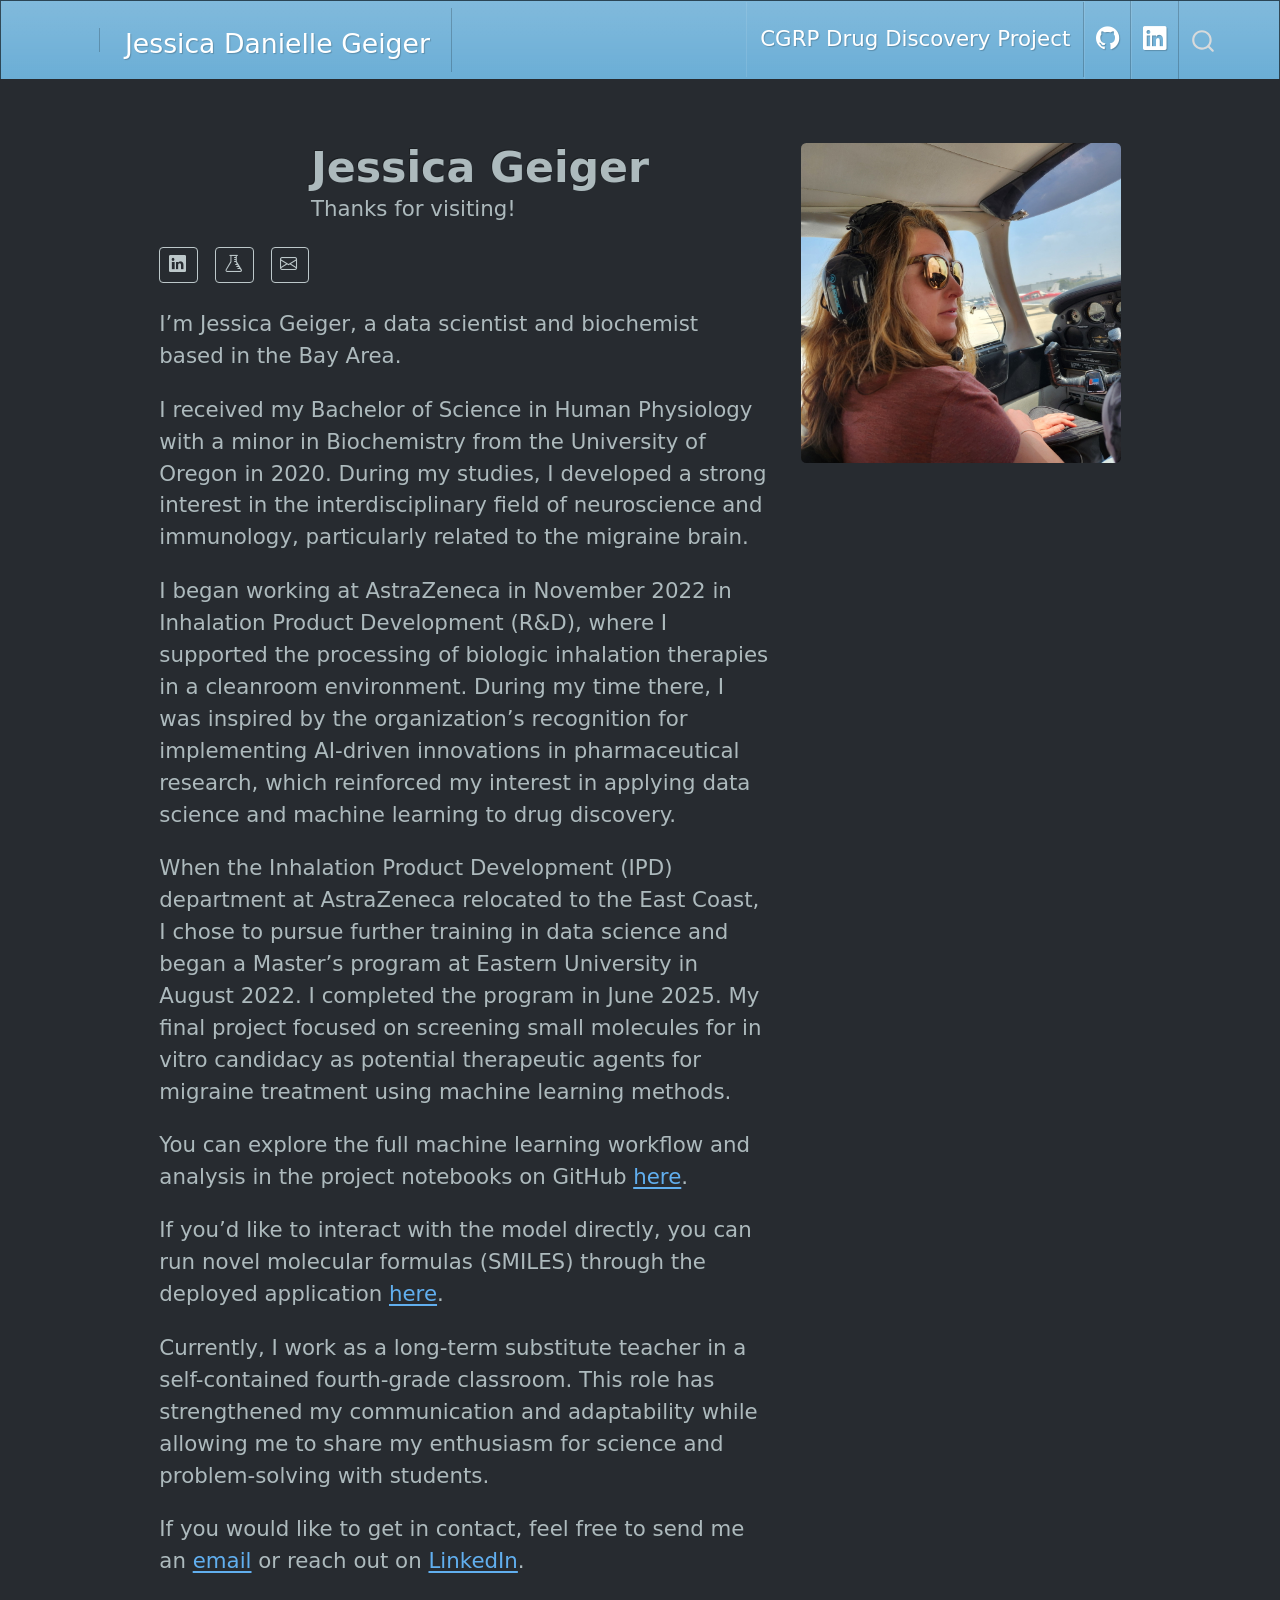
<file: index.html>
<!DOCTYPE html>
<html xmlns="http://www.w3.org/1999/xhtml" lang="en" xml:lang="en"><head>

<meta charset="utf-8">
<meta name="generator" content="quarto-1.8.24">

<meta name="viewport" content="width=device-width, initial-scale=1.0, user-scalable=yes">

<meta name="description" content="Thanks for visiting!">

<title>Jessica Geiger – Jessica Danielle Geiger</title>
<style>
code{white-space: pre-wrap;}
span.smallcaps{font-variant: small-caps;}
div.columns{display: flex; gap: min(4vw, 1.5em);}
div.column{flex: auto; overflow-x: auto;}
div.hanging-indent{margin-left: 1.5em; text-indent: -1.5em;}
ul.task-list{list-style: none;}
ul.task-list li input[type="checkbox"] {
  width: 0.8em;
  margin: 0 0.8em 0.2em -1em; /* quarto-specific, see https://github.com/quarto-dev/quarto-cli/issues/4556 */ 
  vertical-align: middle;
}
</style>


<script src="site_libs/quarto-nav/quarto-nav.js"></script>
<script src="site_libs/quarto-nav/headroom.min.js"></script>
<script src="site_libs/clipboard/clipboard.min.js"></script>
<script src="site_libs/quarto-search/autocomplete.umd.js"></script>
<script src="site_libs/quarto-search/fuse.min.js"></script>
<script src="site_libs/quarto-search/quarto-search.js"></script>
<meta name="quarto:offset" content="./">
<link href="./static/images/favicon.ico" rel="icon">
<script src="site_libs/quarto-html/quarto.js" type="module"></script>
<script src="site_libs/quarto-html/tabsets/tabsets.js" type="module"></script>
<script src="site_libs/quarto-html/axe/axe-check.js" type="module"></script>
<script src="site_libs/quarto-html/popper.min.js"></script>
<script src="site_libs/quarto-html/tippy.umd.min.js"></script>
<link href="site_libs/quarto-html/tippy.css" rel="stylesheet">
<link href="site_libs/quarto-html/quarto-syntax-highlighting-dark-b651517ce65839d647a86e2780455cfb.css" rel="stylesheet" id="quarto-text-highlighting-styles">
<script src="site_libs/bootstrap/bootstrap.min.js"></script>
<link href="site_libs/bootstrap/bootstrap-icons.css" rel="stylesheet">
<link href="site_libs/bootstrap/bootstrap-a2343fbde96896405d8bb853b5bba9a9.min.css" rel="stylesheet" append-hash="true" id="quarto-bootstrap" data-mode="dark">
<script id="quarto-search-options" type="application/json">{
  "location": "navbar",
  "copy-button": false,
  "collapse-after": 3,
  "panel-placement": "end",
  "type": "overlay",
  "limit": 50,
  "keyboard-shortcut": [
    "f",
    "/",
    "s"
  ],
  "show-item-context": false,
  "language": {
    "search-no-results-text": "No results",
    "search-matching-documents-text": "matching documents",
    "search-copy-link-title": "Copy link to search",
    "search-hide-matches-text": "Hide additional matches",
    "search-more-match-text": "more match in this document",
    "search-more-matches-text": "more matches in this document",
    "search-clear-button-title": "Clear",
    "search-text-placeholder": "",
    "search-detached-cancel-button-title": "Cancel",
    "search-submit-button-title": "Submit",
    "search-label": "Search"
  }
}</script>


</head>

<body class="nav-fixed fullcontent quarto-light">

<div id="quarto-search-results"></div>
  <header id="quarto-header" class="headroom fixed-top">
    <nav class="navbar navbar-expand-lg " data-bs-theme="dark">
      <div class="navbar-container container-fluid">
      <div class="navbar-brand-container mx-auto">
    <a href="./index.html" class="navbar-brand navbar-brand-logo">
    </a>
    <a class="navbar-brand" href="./index.html">
    <span class="navbar-title">Jessica Danielle Geiger</span>
    </a>
  </div>
            <div id="quarto-search" class="" title="Search"></div>
          <button class="navbar-toggler" type="button" data-bs-toggle="collapse" data-bs-target="#navbarCollapse" aria-controls="navbarCollapse" role="menu" aria-expanded="false" aria-label="Toggle navigation" onclick="if (window.quartoToggleHeadroom) { window.quartoToggleHeadroom(); }">
  <span class="navbar-toggler-icon"></span>
</button>
          <div class="collapse navbar-collapse" id="navbarCollapse">
            <ul class="navbar-nav navbar-nav-scroll ms-auto">
  <li class="nav-item">
    <a class="nav-link" href="./cgrp_project.html"> 
<span class="menu-text">CGRP Drug Discovery Project</span></a>
  </li>  
  <li class="nav-item compact">
    <a class="nav-link" href="https://github.com/danigeiger"> <i class="bi bi-github" role="img">
</i> 
<span class="menu-text"></span></a>
  </li>  
  <li class="nav-item compact">
    <a class="nav-link" href="https://www.linkedin.com/in/jessica-geiger-661bb2271/"> <i class="bi bi-linkedin" role="img">
</i> 
<span class="menu-text"></span></a>
  </li>  
</ul>
          </div> <!-- /navcollapse -->
            <div class="quarto-navbar-tools">
</div>
      </div> <!-- /container-fluid -->
    </nav>
</header>
<!-- content -->
<div id="quarto-content" class="quarto-container page-columns page-rows-contents page-layout-article page-navbar">
<!-- sidebar -->
<!-- margin-sidebar -->
    
<!-- main -->
<div class="quarto-about-solana column-body">
  <div class="about-entity">
    <div class="entity-contents">
      <header id="title-block-header" class="quarto-title-block default">
<div class="quarto-title">
<h1 class="title">Jessica Geiger</h1>
</div>
<div>
  <div class="description">
    Thanks for visiting!
  </div>
</div>
<div class="quarto-title-meta">
  </div>
</header> <div class="about-links">
  <a href="https://www.linkedin.com/in/jessica-geiger-661bb2271/" class="about-link" rel="" target="">
    <i class="bi bi-linkedin"></i>
     <span class="about-link-text"></span>
  </a>
  <a href="https://github.com/danigeiger/CGRP_project" class="about-link" rel="" target="">
    <i class="bi bi-flask"></i>
     <span class="about-link-text"></span>
  </a>
  <a href="mailto:daniellegeiger99@gmail.com" class="about-link" rel="" target="">
    <i class="bi bi-envelope"></i>
     <span class="about-link-text"></span>
  </a>
</div>
      <div class="about-contents"><main class="content" id="quarto-document-content">
<p>I’m Jessica Geiger, a data scientist and biochemist based in the Bay Area.</p>
<p>I received my Bachelor of Science in Human Physiology with a minor in Biochemistry from the University of Oregon in 2020. During my studies, I developed a strong interest in the interdisciplinary field of neuroscience and immunology, particularly related to the migraine brain.</p>
<p>I began working at AstraZeneca in November 2022 in Inhalation Product Development (R&amp;D), where I supported the processing of biologic inhalation therapies in a cleanroom environment. During my time there, I was inspired by the organization’s recognition for implementing AI-driven innovations in pharmaceutical research, which reinforced my interest in applying data science and machine learning to drug discovery.</p>
<p>When the Inhalation Product Development (IPD) department at AstraZeneca relocated to the East Coast, I chose to pursue further training in data science and began a Master’s program at Eastern University in August 2022. I completed the program in June 2025. My final project focused on screening small molecules for in vitro candidacy as potential therapeutic agents for migraine treatment using machine learning methods.</p>
<p>You can explore the full machine learning workflow and analysis in the project notebooks on GitHub <a href="https://github.com/danigeiger/CGRP_project/tree/main/notebooks">here</a>.</p>
<p>If you’d like to interact with the model directly, you can run novel molecular formulas (SMILES) through the deployed application <a href="https://cgrp-ic50-predictor.streamlit.app">here</a>.</p>
<p>Currently, I work as a long-term substitute teacher in a self-contained fourth-grade classroom. This role has strengthened my communication and adaptability while allowing me to share my enthusiasm for science and problem-solving with students.</p>
<p>If you would like to get in contact, feel free to send me an <a href="mailto:daniellegeiger99@gmail.com">email</a> or reach out on <a href="https://www.linkedin.com/in/jessica-geiger-661bb2271/">LinkedIn</a>.</p>


</main></div>
    </div>
    <img src="static/images/profile_pic_piper.jpeg" class="about-image
  rounded " style="width: 15em;">
  </div>
</div>
 <!-- /main -->
<script id="quarto-html-after-body" type="application/javascript">
  window.document.addEventListener("DOMContentLoaded", function (event) {
    const isCodeAnnotation = (el) => {
      for (const clz of el.classList) {
        if (clz.startsWith('code-annotation-')) {                     
          return true;
        }
      }
      return false;
    }
    const onCopySuccess = function(e) {
      // button target
      const button = e.trigger;
      // don't keep focus
      button.blur();
      // flash "checked"
      button.classList.add('code-copy-button-checked');
      var currentTitle = button.getAttribute("title");
      button.setAttribute("title", "Copied!");
      let tooltip;
      if (window.bootstrap) {
        button.setAttribute("data-bs-toggle", "tooltip");
        button.setAttribute("data-bs-placement", "left");
        button.setAttribute("data-bs-title", "Copied!");
        tooltip = new bootstrap.Tooltip(button, 
          { trigger: "manual", 
            customClass: "code-copy-button-tooltip",
            offset: [0, -8]});
        tooltip.show();    
      }
      setTimeout(function() {
        if (tooltip) {
          tooltip.hide();
          button.removeAttribute("data-bs-title");
          button.removeAttribute("data-bs-toggle");
          button.removeAttribute("data-bs-placement");
        }
        button.setAttribute("title", currentTitle);
        button.classList.remove('code-copy-button-checked');
      }, 1000);
      // clear code selection
      e.clearSelection();
    }
    const getTextToCopy = function(trigger) {
      const outerScaffold = trigger.parentElement.cloneNode(true);
      const codeEl = outerScaffold.querySelector('code');
      for (const childEl of codeEl.children) {
        if (isCodeAnnotation(childEl)) {
          childEl.remove();
        }
      }
      return codeEl.innerText;
    }
    const clipboard = new window.ClipboardJS('.code-copy-button:not([data-in-quarto-modal])', {
      text: getTextToCopy
    });
    clipboard.on('success', onCopySuccess);
    if (window.document.getElementById('quarto-embedded-source-code-modal')) {
      const clipboardModal = new window.ClipboardJS('.code-copy-button[data-in-quarto-modal]', {
        text: getTextToCopy,
        container: window.document.getElementById('quarto-embedded-source-code-modal')
      });
      clipboardModal.on('success', onCopySuccess);
    }
      var localhostRegex = new RegExp(/^(?:http|https):\/\/localhost\:?[0-9]*\//);
      var mailtoRegex = new RegExp(/^mailto:/);
        var filterRegex = new RegExp("https:\/\/danigeiger\.github\.io");
      var isInternal = (href) => {
          return filterRegex.test(href) || localhostRegex.test(href) || mailtoRegex.test(href);
      }
      // Inspect non-navigation links and adorn them if external
     var links = window.document.querySelectorAll('a[href]:not(.nav-link):not(.navbar-brand):not(.toc-action):not(.sidebar-link):not(.sidebar-item-toggle):not(.pagination-link):not(.no-external):not([aria-hidden]):not(.dropdown-item):not(.quarto-navigation-tool):not(.about-link)');
      for (var i=0; i<links.length; i++) {
        const link = links[i];
        if (!isInternal(link.href)) {
          // undo the damage that might have been done by quarto-nav.js in the case of
          // links that we want to consider external
          if (link.dataset.originalHref !== undefined) {
            link.href = link.dataset.originalHref;
          }
        }
      }
    function tippyHover(el, contentFn, onTriggerFn, onUntriggerFn) {
      const config = {
        allowHTML: true,
        maxWidth: 500,
        delay: 100,
        arrow: false,
        appendTo: function(el) {
            return el.parentElement;
        },
        interactive: true,
        interactiveBorder: 10,
        theme: 'quarto',
        placement: 'bottom-start',
      };
      if (contentFn) {
        config.content = contentFn;
      }
      if (onTriggerFn) {
        config.onTrigger = onTriggerFn;
      }
      if (onUntriggerFn) {
        config.onUntrigger = onUntriggerFn;
      }
      window.tippy(el, config); 
    }
    const noterefs = window.document.querySelectorAll('a[role="doc-noteref"]');
    for (var i=0; i<noterefs.length; i++) {
      const ref = noterefs[i];
      tippyHover(ref, function() {
        // use id or data attribute instead here
        let href = ref.getAttribute('data-footnote-href') || ref.getAttribute('href');
        try { href = new URL(href).hash; } catch {}
        const id = href.replace(/^#\/?/, "");
        const note = window.document.getElementById(id);
        if (note) {
          return note.innerHTML;
        } else {
          return "";
        }
      });
    }
    const xrefs = window.document.querySelectorAll('a.quarto-xref');
    const processXRef = (id, note) => {
      // Strip column container classes
      const stripColumnClz = (el) => {
        el.classList.remove("page-full", "page-columns");
        if (el.children) {
          for (const child of el.children) {
            stripColumnClz(child);
          }
        }
      }
      stripColumnClz(note)
      if (id === null || id.startsWith('sec-')) {
        // Special case sections, only their first couple elements
        const container = document.createElement("div");
        if (note.children && note.children.length > 2) {
          container.appendChild(note.children[0].cloneNode(true));
          for (let i = 1; i < note.children.length; i++) {
            const child = note.children[i];
            if (child.tagName === "P" && child.innerText === "") {
              continue;
            } else {
              container.appendChild(child.cloneNode(true));
              break;
            }
          }
          if (window.Quarto?.typesetMath) {
            window.Quarto.typesetMath(container);
          }
          return container.innerHTML
        } else {
          if (window.Quarto?.typesetMath) {
            window.Quarto.typesetMath(note);
          }
          return note.innerHTML;
        }
      } else {
        // Remove any anchor links if they are present
        const anchorLink = note.querySelector('a.anchorjs-link');
        if (anchorLink) {
          anchorLink.remove();
        }
        if (window.Quarto?.typesetMath) {
          window.Quarto.typesetMath(note);
        }
        if (note.classList.contains("callout")) {
          return note.outerHTML;
        } else {
          return note.innerHTML;
        }
      }
    }
    for (var i=0; i<xrefs.length; i++) {
      const xref = xrefs[i];
      tippyHover(xref, undefined, function(instance) {
        instance.disable();
        let url = xref.getAttribute('href');
        let hash = undefined; 
        if (url.startsWith('#')) {
          hash = url;
        } else {
          try { hash = new URL(url).hash; } catch {}
        }
        if (hash) {
          const id = hash.replace(/^#\/?/, "");
          const note = window.document.getElementById(id);
          if (note !== null) {
            try {
              const html = processXRef(id, note.cloneNode(true));
              instance.setContent(html);
            } finally {
              instance.enable();
              instance.show();
            }
          } else {
            // See if we can fetch this
            fetch(url.split('#')[0])
            .then(res => res.text())
            .then(html => {
              const parser = new DOMParser();
              const htmlDoc = parser.parseFromString(html, "text/html");
              const note = htmlDoc.getElementById(id);
              if (note !== null) {
                const html = processXRef(id, note);
                instance.setContent(html);
              } 
            }).finally(() => {
              instance.enable();
              instance.show();
            });
          }
        } else {
          // See if we can fetch a full url (with no hash to target)
          // This is a special case and we should probably do some content thinning / targeting
          fetch(url)
          .then(res => res.text())
          .then(html => {
            const parser = new DOMParser();
            const htmlDoc = parser.parseFromString(html, "text/html");
            const note = htmlDoc.querySelector('main.content');
            if (note !== null) {
              // This should only happen for chapter cross references
              // (since there is no id in the URL)
              // remove the first header
              if (note.children.length > 0 && note.children[0].tagName === "HEADER") {
                note.children[0].remove();
              }
              const html = processXRef(null, note);
              instance.setContent(html);
            } 
          }).finally(() => {
            instance.enable();
            instance.show();
          });
        }
      }, function(instance) {
      });
    }
        let selectedAnnoteEl;
        const selectorForAnnotation = ( cell, annotation) => {
          let cellAttr = 'data-code-cell="' + cell + '"';
          let lineAttr = 'data-code-annotation="' +  annotation + '"';
          const selector = 'span[' + cellAttr + '][' + lineAttr + ']';
          return selector;
        }
        const selectCodeLines = (annoteEl) => {
          const doc = window.document;
          const targetCell = annoteEl.getAttribute("data-target-cell");
          const targetAnnotation = annoteEl.getAttribute("data-target-annotation");
          const annoteSpan = window.document.querySelector(selectorForAnnotation(targetCell, targetAnnotation));
          const lines = annoteSpan.getAttribute("data-code-lines").split(",");
          const lineIds = lines.map((line) => {
            return targetCell + "-" + line;
          })
          let top = null;
          let height = null;
          let parent = null;
          if (lineIds.length > 0) {
              //compute the position of the single el (top and bottom and make a div)
              const el = window.document.getElementById(lineIds[0]);
              top = el.offsetTop;
              height = el.offsetHeight;
              parent = el.parentElement.parentElement;
            if (lineIds.length > 1) {
              const lastEl = window.document.getElementById(lineIds[lineIds.length - 1]);
              const bottom = lastEl.offsetTop + lastEl.offsetHeight;
              height = bottom - top;
            }
            if (top !== null && height !== null && parent !== null) {
              // cook up a div (if necessary) and position it 
              let div = window.document.getElementById("code-annotation-line-highlight");
              if (div === null) {
                div = window.document.createElement("div");
                div.setAttribute("id", "code-annotation-line-highlight");
                div.style.position = 'absolute';
                parent.appendChild(div);
              }
              div.style.top = top - 2 + "px";
              div.style.height = height + 4 + "px";
              div.style.left = 0;
              let gutterDiv = window.document.getElementById("code-annotation-line-highlight-gutter");
              if (gutterDiv === null) {
                gutterDiv = window.document.createElement("div");
                gutterDiv.setAttribute("id", "code-annotation-line-highlight-gutter");
                gutterDiv.style.position = 'absolute';
                const codeCell = window.document.getElementById(targetCell);
                const gutter = codeCell.querySelector('.code-annotation-gutter');
                gutter.appendChild(gutterDiv);
              }
              gutterDiv.style.top = top - 2 + "px";
              gutterDiv.style.height = height + 4 + "px";
            }
            selectedAnnoteEl = annoteEl;
          }
        };
        const unselectCodeLines = () => {
          const elementsIds = ["code-annotation-line-highlight", "code-annotation-line-highlight-gutter"];
          elementsIds.forEach((elId) => {
            const div = window.document.getElementById(elId);
            if (div) {
              div.remove();
            }
          });
          selectedAnnoteEl = undefined;
        };
          // Handle positioning of the toggle
      window.addEventListener(
        "resize",
        throttle(() => {
          elRect = undefined;
          if (selectedAnnoteEl) {
            selectCodeLines(selectedAnnoteEl);
          }
        }, 10)
      );
      function throttle(fn, ms) {
      let throttle = false;
      let timer;
        return (...args) => {
          if(!throttle) { // first call gets through
              fn.apply(this, args);
              throttle = true;
          } else { // all the others get throttled
              if(timer) clearTimeout(timer); // cancel #2
              timer = setTimeout(() => {
                fn.apply(this, args);
                timer = throttle = false;
              }, ms);
          }
        };
      }
        // Attach click handler to the DT
        const annoteDls = window.document.querySelectorAll('dt[data-target-cell]');
        for (const annoteDlNode of annoteDls) {
          annoteDlNode.addEventListener('click', (event) => {
            const clickedEl = event.target;
            if (clickedEl !== selectedAnnoteEl) {
              unselectCodeLines();
              const activeEl = window.document.querySelector('dt[data-target-cell].code-annotation-active');
              if (activeEl) {
                activeEl.classList.remove('code-annotation-active');
              }
              selectCodeLines(clickedEl);
              clickedEl.classList.add('code-annotation-active');
            } else {
              // Unselect the line
              unselectCodeLines();
              clickedEl.classList.remove('code-annotation-active');
            }
          });
        }
    const findCites = (el) => {
      const parentEl = el.parentElement;
      if (parentEl) {
        const cites = parentEl.dataset.cites;
        if (cites) {
          return {
            el,
            cites: cites.split(' ')
          };
        } else {
          return findCites(el.parentElement)
        }
      } else {
        return undefined;
      }
    };
    var bibliorefs = window.document.querySelectorAll('a[role="doc-biblioref"]');
    for (var i=0; i<bibliorefs.length; i++) {
      const ref = bibliorefs[i];
      const citeInfo = findCites(ref);
      if (citeInfo) {
        tippyHover(citeInfo.el, function() {
          var popup = window.document.createElement('div');
          citeInfo.cites.forEach(function(cite) {
            var citeDiv = window.document.createElement('div');
            citeDiv.classList.add('hanging-indent');
            citeDiv.classList.add('csl-entry');
            var biblioDiv = window.document.getElementById('ref-' + cite);
            if (biblioDiv) {
              citeDiv.innerHTML = biblioDiv.innerHTML;
            }
            popup.appendChild(citeDiv);
          });
          return popup.innerHTML;
        });
      }
    }
  });
  </script>
</div> <!-- /content -->




</body></html>
</file>
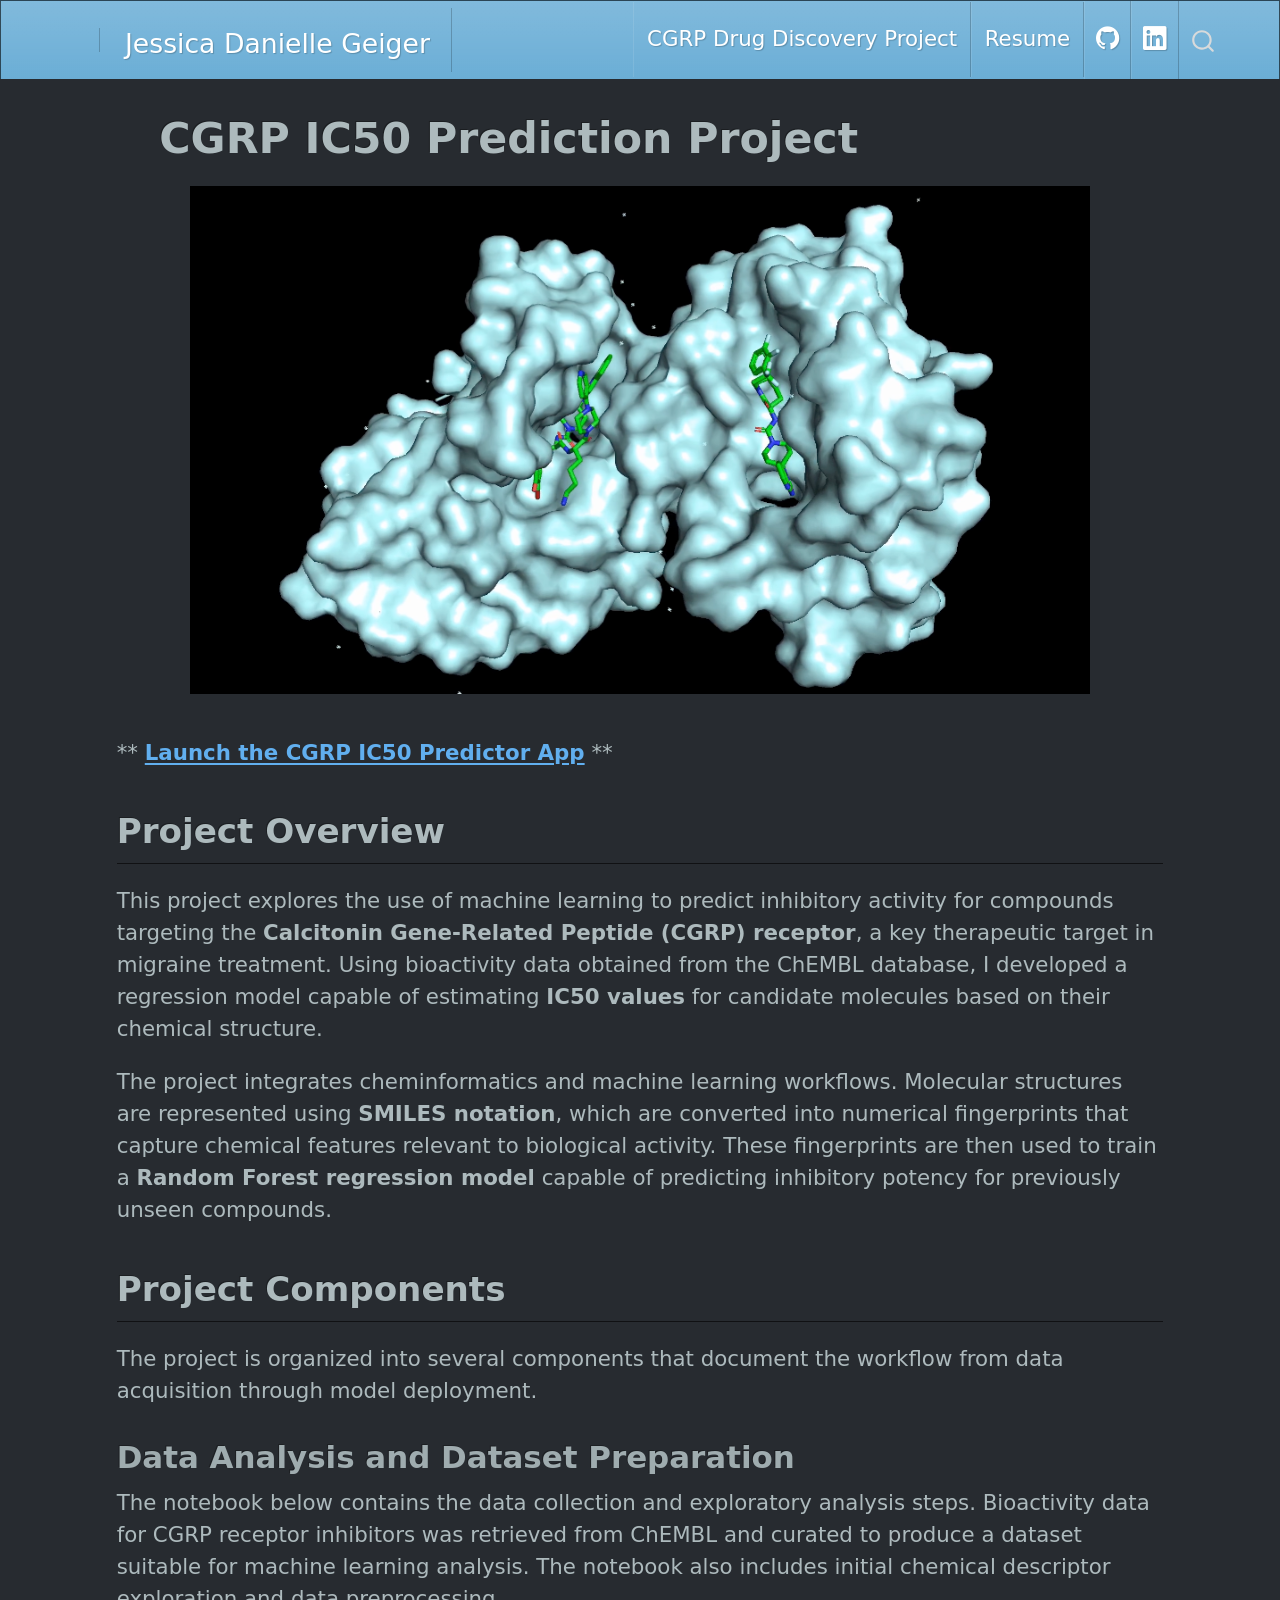
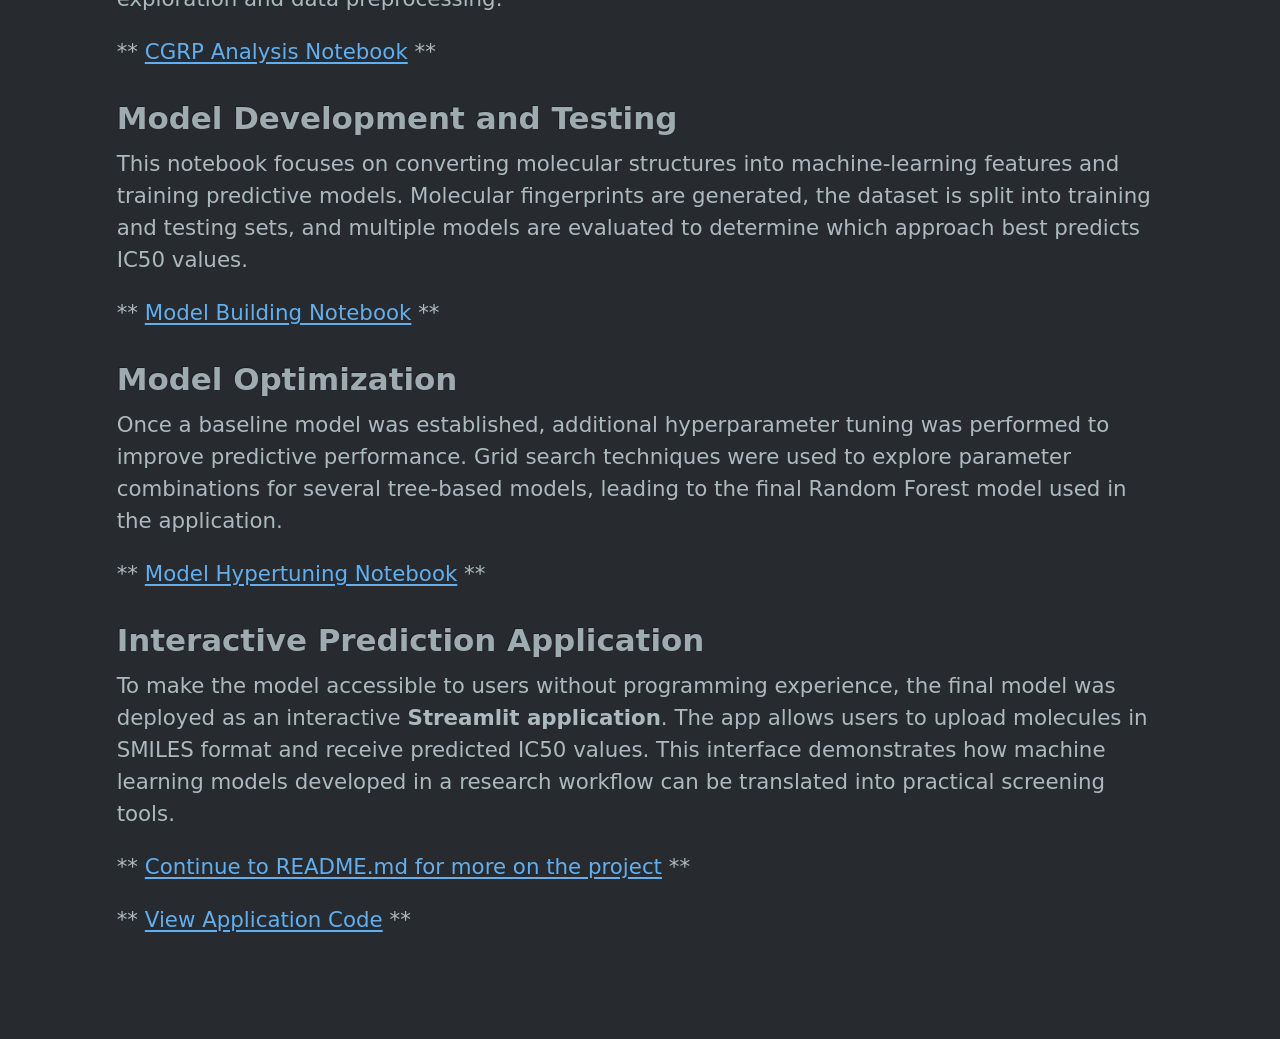
<file: cgrp_project.html>
<!DOCTYPE html>
<html xmlns="http://www.w3.org/1999/xhtml" lang="en" xml:lang="en"><head>

<meta charset="utf-8">
<meta name="generator" content="quarto-1.8.24">

<meta name="viewport" content="width=device-width, initial-scale=1.0, user-scalable=yes">


<title>CGRP IC50 Prediction Project – Jessica Danielle Geiger</title>
<style>
code{white-space: pre-wrap;}
span.smallcaps{font-variant: small-caps;}
div.columns{display: flex; gap: min(4vw, 1.5em);}
div.column{flex: auto; overflow-x: auto;}
div.hanging-indent{margin-left: 1.5em; text-indent: -1.5em;}
ul.task-list{list-style: none;}
ul.task-list li input[type="checkbox"] {
  width: 0.8em;
  margin: 0 0.8em 0.2em -1em; /* quarto-specific, see https://github.com/quarto-dev/quarto-cli/issues/4556 */ 
  vertical-align: middle;
}
</style>


<script src="site_libs/quarto-nav/quarto-nav.js"></script>
<script src="site_libs/quarto-nav/headroom.min.js"></script>
<script src="site_libs/clipboard/clipboard.min.js"></script>
<script src="site_libs/quarto-search/autocomplete.umd.js"></script>
<script src="site_libs/quarto-search/fuse.min.js"></script>
<script src="site_libs/quarto-search/quarto-search.js"></script>
<meta name="quarto:offset" content="./">
<link href="./static/images/favicon.ico" rel="icon">
<script src="site_libs/quarto-html/quarto.js" type="module"></script>
<script src="site_libs/quarto-html/tabsets/tabsets.js" type="module"></script>
<script src="site_libs/quarto-html/axe/axe-check.js" type="module"></script>
<script src="site_libs/quarto-html/popper.min.js"></script>
<script src="site_libs/quarto-html/tippy.umd.min.js"></script>
<script src="site_libs/quarto-html/anchor.min.js"></script>
<link href="site_libs/quarto-html/tippy.css" rel="stylesheet">
<link href="site_libs/quarto-html/quarto-syntax-highlighting-dark-b651517ce65839d647a86e2780455cfb.css" rel="stylesheet" id="quarto-text-highlighting-styles">
<script src="site_libs/bootstrap/bootstrap.min.js"></script>
<link href="site_libs/bootstrap/bootstrap-icons.css" rel="stylesheet">
<link href="site_libs/bootstrap/bootstrap-a2343fbde96896405d8bb853b5bba9a9.min.css" rel="stylesheet" append-hash="true" id="quarto-bootstrap" data-mode="dark">
<script id="quarto-search-options" type="application/json">{
  "location": "navbar",
  "copy-button": false,
  "collapse-after": 3,
  "panel-placement": "end",
  "type": "overlay",
  "limit": 50,
  "keyboard-shortcut": [
    "f",
    "/",
    "s"
  ],
  "show-item-context": false,
  "language": {
    "search-no-results-text": "No results",
    "search-matching-documents-text": "matching documents",
    "search-copy-link-title": "Copy link to search",
    "search-hide-matches-text": "Hide additional matches",
    "search-more-match-text": "more match in this document",
    "search-more-matches-text": "more matches in this document",
    "search-clear-button-title": "Clear",
    "search-text-placeholder": "",
    "search-detached-cancel-button-title": "Cancel",
    "search-submit-button-title": "Submit",
    "search-label": "Search"
  }
}</script>


</head>

<body class="nav-fixed fullcontent quarto-light">

<div id="quarto-search-results"></div>
  <header id="quarto-header" class="headroom fixed-top">
    <nav class="navbar navbar-expand-lg " data-bs-theme="dark">
      <div class="navbar-container container-fluid">
      <div class="navbar-brand-container mx-auto">
    <a href="./index.html" class="navbar-brand navbar-brand-logo">
    </a>
    <a class="navbar-brand" href="./index.html">
    <span class="navbar-title">Jessica Danielle Geiger</span>
    </a>
  </div>
            <div id="quarto-search" class="" title="Search"></div>
          <button class="navbar-toggler" type="button" data-bs-toggle="collapse" data-bs-target="#navbarCollapse" aria-controls="navbarCollapse" role="menu" aria-expanded="false" aria-label="Toggle navigation" onclick="if (window.quartoToggleHeadroom) { window.quartoToggleHeadroom(); }">
  <span class="navbar-toggler-icon"></span>
</button>
          <div class="collapse navbar-collapse" id="navbarCollapse">
            <ul class="navbar-nav navbar-nav-scroll ms-auto">
  <li class="nav-item">
    <a class="nav-link active" href="./cgrp_project.html" aria-current="page"> 
<span class="menu-text">CGRP Drug Discovery Project</span></a>
  </li>  
  <li class="nav-item">
    <a class="nav-link" href="./resume.html"> 
<span class="menu-text">Resume</span></a>
  </li>  
  <li class="nav-item compact">
    <a class="nav-link" href="https://github.com/danigeiger"> <i class="bi bi-github" role="img">
</i> 
<span class="menu-text"></span></a>
  </li>  
  <li class="nav-item compact">
    <a class="nav-link" href="https://www.linkedin.com/in/jessica-d-geiger"> <i class="bi bi-linkedin" role="img">
</i> 
<span class="menu-text"></span></a>
  </li>  
</ul>
          </div> <!-- /navcollapse -->
            <div class="quarto-navbar-tools">
</div>
      </div> <!-- /container-fluid -->
    </nav>
</header>
<!-- content -->
<div id="quarto-content" class="quarto-container page-columns page-rows-contents page-layout-article page-navbar">
<!-- sidebar -->
<!-- margin-sidebar -->
    
<!-- main -->
<main class="content" id="quarto-document-content">

<header id="title-block-header" class="quarto-title-block default">
<div class="quarto-title">
<h1 class="title">CGRP IC50 Prediction Project</h1>
</div>



<div class="quarto-title-meta">

    
  
    
  </div>
  


</header>


<div class="quarto-figure quarto-figure-center">
<figure class="figure">
<p><img src="static/images/cgrp_gepants.png" class="img-fluid quarto-figure quarto-figure-center figure-img" width="900"></p>
</figure>
</div>
<p>** <a href="https://cgrp-ic50-predictor.streamlit.app"><strong>Launch the CGRP IC50 Predictor App</strong></a> **</p>
<section id="project-overview" class="level2">
<h2 class="anchored" data-anchor-id="project-overview">Project Overview</h2>
<p>This project explores the use of machine learning to predict inhibitory activity for compounds targeting the <strong>Calcitonin Gene-Related Peptide (CGRP) receptor</strong>, a key therapeutic target in migraine treatment. Using bioactivity data obtained from the ChEMBL database, I developed a regression model capable of estimating <strong>IC50 values</strong> for candidate molecules based on their chemical structure.</p>
<p>The project integrates cheminformatics and machine learning workflows. Molecular structures are represented using <strong>SMILES notation</strong>, which are converted into numerical fingerprints that capture chemical features relevant to biological activity. These fingerprints are then used to train a <strong>Random Forest regression model</strong> capable of predicting inhibitory potency for previously unseen compounds.</p>
</section>
<section id="project-components" class="level2">
<h2 class="anchored" data-anchor-id="project-components">Project Components</h2>
<p>The project is organized into several components that document the workflow from data acquisition through model deployment.</p>
<section id="data-analysis-and-dataset-preparation" class="level3">
<h3 class="anchored" data-anchor-id="data-analysis-and-dataset-preparation">Data Analysis and Dataset Preparation</h3>
<p>The notebook below contains the data collection and exploratory analysis steps. Bioactivity data for CGRP receptor inhibitors was retrieved from ChEMBL and curated to produce a dataset suitable for machine learning analysis. The notebook also includes initial chemical descriptor exploration and data preprocessing.</p>
<p>** <a href="https://github.com/danigeiger/CGRP_project/blob/main/notebooks/CGRP_Analysis.ipynb">CGRP Analysis Notebook</a> **</p>
</section>
<section id="model-development-and-testing" class="level3">
<h3 class="anchored" data-anchor-id="model-development-and-testing">Model Development and Testing</h3>
<p>This notebook focuses on converting molecular structures into machine-learning features and training predictive models. Molecular fingerprints are generated, the dataset is split into training and testing sets, and multiple models are evaluated to determine which approach best predicts IC50 values.</p>
<p>** <a href="https://github.com/danigeiger/CGRP_project/blob/main/notebooks/CGRP_model_building_testing.ipynb">Model Building Notebook</a> **</p>
</section>
<section id="model-optimization" class="level3">
<h3 class="anchored" data-anchor-id="model-optimization">Model Optimization</h3>
<p>Once a baseline model was established, additional hyperparameter tuning was performed to improve predictive performance. Grid search techniques were used to explore parameter combinations for several tree-based models, leading to the final Random Forest model used in the application.</p>
<p>** <a href="https://github.com/danigeiger/CGRP_project/blob/main/notebooks/CGRP_model_hypertuning.ipynb">Model Hypertuning Notebook</a> **</p>
</section>
<section id="interactive-prediction-application" class="level3">
<h3 class="anchored" data-anchor-id="interactive-prediction-application">Interactive Prediction Application</h3>
<p>To make the model accessible to users without programming experience, the final model was deployed as an interactive <strong>Streamlit application</strong>. The app allows users to upload molecules in SMILES format and receive predicted IC50 values. This interface demonstrates how machine learning models developed in a research workflow can be translated into practical screening tools.</p>
<p>** <a href="https://github.com/danigeiger/CGRP_project?tab=readme-ov-file#cgrp-inhibitory-drug-discovery-for-the-treatment-of-migraine">Continue to README.md for more on the project</a> **</p>
<p>** <a href="https://github.com/%20danigeiger/CGRP_project/blob/main/app.py">View Application Code</a> **</p>


</section>
</section>

</main> <!-- /main -->
<script id="quarto-html-after-body" type="application/javascript">
  window.document.addEventListener("DOMContentLoaded", function (event) {
    const icon = "";
    const anchorJS = new window.AnchorJS();
    anchorJS.options = {
      placement: 'right',
      icon: icon
    };
    anchorJS.add('.anchored');
    const isCodeAnnotation = (el) => {
      for (const clz of el.classList) {
        if (clz.startsWith('code-annotation-')) {                     
          return true;
        }
      }
      return false;
    }
    const onCopySuccess = function(e) {
      // button target
      const button = e.trigger;
      // don't keep focus
      button.blur();
      // flash "checked"
      button.classList.add('code-copy-button-checked');
      var currentTitle = button.getAttribute("title");
      button.setAttribute("title", "Copied!");
      let tooltip;
      if (window.bootstrap) {
        button.setAttribute("data-bs-toggle", "tooltip");
        button.setAttribute("data-bs-placement", "left");
        button.setAttribute("data-bs-title", "Copied!");
        tooltip = new bootstrap.Tooltip(button, 
          { trigger: "manual", 
            customClass: "code-copy-button-tooltip",
            offset: [0, -8]});
        tooltip.show();    
      }
      setTimeout(function() {
        if (tooltip) {
          tooltip.hide();
          button.removeAttribute("data-bs-title");
          button.removeAttribute("data-bs-toggle");
          button.removeAttribute("data-bs-placement");
        }
        button.setAttribute("title", currentTitle);
        button.classList.remove('code-copy-button-checked');
      }, 1000);
      // clear code selection
      e.clearSelection();
    }
    const getTextToCopy = function(trigger) {
      const outerScaffold = trigger.parentElement.cloneNode(true);
      const codeEl = outerScaffold.querySelector('code');
      for (const childEl of codeEl.children) {
        if (isCodeAnnotation(childEl)) {
          childEl.remove();
        }
      }
      return codeEl.innerText;
    }
    const clipboard = new window.ClipboardJS('.code-copy-button:not([data-in-quarto-modal])', {
      text: getTextToCopy
    });
    clipboard.on('success', onCopySuccess);
    if (window.document.getElementById('quarto-embedded-source-code-modal')) {
      const clipboardModal = new window.ClipboardJS('.code-copy-button[data-in-quarto-modal]', {
        text: getTextToCopy,
        container: window.document.getElementById('quarto-embedded-source-code-modal')
      });
      clipboardModal.on('success', onCopySuccess);
    }
      var localhostRegex = new RegExp(/^(?:http|https):\/\/localhost\:?[0-9]*\//);
      var mailtoRegex = new RegExp(/^mailto:/);
        var filterRegex = new RegExp("https:\/\/danigeiger\.github\.io");
      var isInternal = (href) => {
          return filterRegex.test(href) || localhostRegex.test(href) || mailtoRegex.test(href);
      }
      // Inspect non-navigation links and adorn them if external
     var links = window.document.querySelectorAll('a[href]:not(.nav-link):not(.navbar-brand):not(.toc-action):not(.sidebar-link):not(.sidebar-item-toggle):not(.pagination-link):not(.no-external):not([aria-hidden]):not(.dropdown-item):not(.quarto-navigation-tool):not(.about-link)');
      for (var i=0; i<links.length; i++) {
        const link = links[i];
        if (!isInternal(link.href)) {
          // undo the damage that might have been done by quarto-nav.js in the case of
          // links that we want to consider external
          if (link.dataset.originalHref !== undefined) {
            link.href = link.dataset.originalHref;
          }
        }
      }
    function tippyHover(el, contentFn, onTriggerFn, onUntriggerFn) {
      const config = {
        allowHTML: true,
        maxWidth: 500,
        delay: 100,
        arrow: false,
        appendTo: function(el) {
            return el.parentElement;
        },
        interactive: true,
        interactiveBorder: 10,
        theme: 'quarto',
        placement: 'bottom-start',
      };
      if (contentFn) {
        config.content = contentFn;
      }
      if (onTriggerFn) {
        config.onTrigger = onTriggerFn;
      }
      if (onUntriggerFn) {
        config.onUntrigger = onUntriggerFn;
      }
      window.tippy(el, config); 
    }
    const noterefs = window.document.querySelectorAll('a[role="doc-noteref"]');
    for (var i=0; i<noterefs.length; i++) {
      const ref = noterefs[i];
      tippyHover(ref, function() {
        // use id or data attribute instead here
        let href = ref.getAttribute('data-footnote-href') || ref.getAttribute('href');
        try { href = new URL(href).hash; } catch {}
        const id = href.replace(/^#\/?/, "");
        const note = window.document.getElementById(id);
        if (note) {
          return note.innerHTML;
        } else {
          return "";
        }
      });
    }
    const xrefs = window.document.querySelectorAll('a.quarto-xref');
    const processXRef = (id, note) => {
      // Strip column container classes
      const stripColumnClz = (el) => {
        el.classList.remove("page-full", "page-columns");
        if (el.children) {
          for (const child of el.children) {
            stripColumnClz(child);
          }
        }
      }
      stripColumnClz(note)
      if (id === null || id.startsWith('sec-')) {
        // Special case sections, only their first couple elements
        const container = document.createElement("div");
        if (note.children && note.children.length > 2) {
          container.appendChild(note.children[0].cloneNode(true));
          for (let i = 1; i < note.children.length; i++) {
            const child = note.children[i];
            if (child.tagName === "P" && child.innerText === "") {
              continue;
            } else {
              container.appendChild(child.cloneNode(true));
              break;
            }
          }
          if (window.Quarto?.typesetMath) {
            window.Quarto.typesetMath(container);
          }
          return container.innerHTML
        } else {
          if (window.Quarto?.typesetMath) {
            window.Quarto.typesetMath(note);
          }
          return note.innerHTML;
        }
      } else {
        // Remove any anchor links if they are present
        const anchorLink = note.querySelector('a.anchorjs-link');
        if (anchorLink) {
          anchorLink.remove();
        }
        if (window.Quarto?.typesetMath) {
          window.Quarto.typesetMath(note);
        }
        if (note.classList.contains("callout")) {
          return note.outerHTML;
        } else {
          return note.innerHTML;
        }
      }
    }
    for (var i=0; i<xrefs.length; i++) {
      const xref = xrefs[i];
      tippyHover(xref, undefined, function(instance) {
        instance.disable();
        let url = xref.getAttribute('href');
        let hash = undefined; 
        if (url.startsWith('#')) {
          hash = url;
        } else {
          try { hash = new URL(url).hash; } catch {}
        }
        if (hash) {
          const id = hash.replace(/^#\/?/, "");
          const note = window.document.getElementById(id);
          if (note !== null) {
            try {
              const html = processXRef(id, note.cloneNode(true));
              instance.setContent(html);
            } finally {
              instance.enable();
              instance.show();
            }
          } else {
            // See if we can fetch this
            fetch(url.split('#')[0])
            .then(res => res.text())
            .then(html => {
              const parser = new DOMParser();
              const htmlDoc = parser.parseFromString(html, "text/html");
              const note = htmlDoc.getElementById(id);
              if (note !== null) {
                const html = processXRef(id, note);
                instance.setContent(html);
              } 
            }).finally(() => {
              instance.enable();
              instance.show();
            });
          }
        } else {
          // See if we can fetch a full url (with no hash to target)
          // This is a special case and we should probably do some content thinning / targeting
          fetch(url)
          .then(res => res.text())
          .then(html => {
            const parser = new DOMParser();
            const htmlDoc = parser.parseFromString(html, "text/html");
            const note = htmlDoc.querySelector('main.content');
            if (note !== null) {
              // This should only happen for chapter cross references
              // (since there is no id in the URL)
              // remove the first header
              if (note.children.length > 0 && note.children[0].tagName === "HEADER") {
                note.children[0].remove();
              }
              const html = processXRef(null, note);
              instance.setContent(html);
            } 
          }).finally(() => {
            instance.enable();
            instance.show();
          });
        }
      }, function(instance) {
      });
    }
        let selectedAnnoteEl;
        const selectorForAnnotation = ( cell, annotation) => {
          let cellAttr = 'data-code-cell="' + cell + '"';
          let lineAttr = 'data-code-annotation="' +  annotation + '"';
          const selector = 'span[' + cellAttr + '][' + lineAttr + ']';
          return selector;
        }
        const selectCodeLines = (annoteEl) => {
          const doc = window.document;
          const targetCell = annoteEl.getAttribute("data-target-cell");
          const targetAnnotation = annoteEl.getAttribute("data-target-annotation");
          const annoteSpan = window.document.querySelector(selectorForAnnotation(targetCell, targetAnnotation));
          const lines = annoteSpan.getAttribute("data-code-lines").split(",");
          const lineIds = lines.map((line) => {
            return targetCell + "-" + line;
          })
          let top = null;
          let height = null;
          let parent = null;
          if (lineIds.length > 0) {
              //compute the position of the single el (top and bottom and make a div)
              const el = window.document.getElementById(lineIds[0]);
              top = el.offsetTop;
              height = el.offsetHeight;
              parent = el.parentElement.parentElement;
            if (lineIds.length > 1) {
              const lastEl = window.document.getElementById(lineIds[lineIds.length - 1]);
              const bottom = lastEl.offsetTop + lastEl.offsetHeight;
              height = bottom - top;
            }
            if (top !== null && height !== null && parent !== null) {
              // cook up a div (if necessary) and position it 
              let div = window.document.getElementById("code-annotation-line-highlight");
              if (div === null) {
                div = window.document.createElement("div");
                div.setAttribute("id", "code-annotation-line-highlight");
                div.style.position = 'absolute';
                parent.appendChild(div);
              }
              div.style.top = top - 2 + "px";
              div.style.height = height + 4 + "px";
              div.style.left = 0;
              let gutterDiv = window.document.getElementById("code-annotation-line-highlight-gutter");
              if (gutterDiv === null) {
                gutterDiv = window.document.createElement("div");
                gutterDiv.setAttribute("id", "code-annotation-line-highlight-gutter");
                gutterDiv.style.position = 'absolute';
                const codeCell = window.document.getElementById(targetCell);
                const gutter = codeCell.querySelector('.code-annotation-gutter');
                gutter.appendChild(gutterDiv);
              }
              gutterDiv.style.top = top - 2 + "px";
              gutterDiv.style.height = height + 4 + "px";
            }
            selectedAnnoteEl = annoteEl;
          }
        };
        const unselectCodeLines = () => {
          const elementsIds = ["code-annotation-line-highlight", "code-annotation-line-highlight-gutter"];
          elementsIds.forEach((elId) => {
            const div = window.document.getElementById(elId);
            if (div) {
              div.remove();
            }
          });
          selectedAnnoteEl = undefined;
        };
          // Handle positioning of the toggle
      window.addEventListener(
        "resize",
        throttle(() => {
          elRect = undefined;
          if (selectedAnnoteEl) {
            selectCodeLines(selectedAnnoteEl);
          }
        }, 10)
      );
      function throttle(fn, ms) {
      let throttle = false;
      let timer;
        return (...args) => {
          if(!throttle) { // first call gets through
              fn.apply(this, args);
              throttle = true;
          } else { // all the others get throttled
              if(timer) clearTimeout(timer); // cancel #2
              timer = setTimeout(() => {
                fn.apply(this, args);
                timer = throttle = false;
              }, ms);
          }
        };
      }
        // Attach click handler to the DT
        const annoteDls = window.document.querySelectorAll('dt[data-target-cell]');
        for (const annoteDlNode of annoteDls) {
          annoteDlNode.addEventListener('click', (event) => {
            const clickedEl = event.target;
            if (clickedEl !== selectedAnnoteEl) {
              unselectCodeLines();
              const activeEl = window.document.querySelector('dt[data-target-cell].code-annotation-active');
              if (activeEl) {
                activeEl.classList.remove('code-annotation-active');
              }
              selectCodeLines(clickedEl);
              clickedEl.classList.add('code-annotation-active');
            } else {
              // Unselect the line
              unselectCodeLines();
              clickedEl.classList.remove('code-annotation-active');
            }
          });
        }
    const findCites = (el) => {
      const parentEl = el.parentElement;
      if (parentEl) {
        const cites = parentEl.dataset.cites;
        if (cites) {
          return {
            el,
            cites: cites.split(' ')
          };
        } else {
          return findCites(el.parentElement)
        }
      } else {
        return undefined;
      }
    };
    var bibliorefs = window.document.querySelectorAll('a[role="doc-biblioref"]');
    for (var i=0; i<bibliorefs.length; i++) {
      const ref = bibliorefs[i];
      const citeInfo = findCites(ref);
      if (citeInfo) {
        tippyHover(citeInfo.el, function() {
          var popup = window.document.createElement('div');
          citeInfo.cites.forEach(function(cite) {
            var citeDiv = window.document.createElement('div');
            citeDiv.classList.add('hanging-indent');
            citeDiv.classList.add('csl-entry');
            var biblioDiv = window.document.getElementById('ref-' + cite);
            if (biblioDiv) {
              citeDiv.innerHTML = biblioDiv.innerHTML;
            }
            popup.appendChild(citeDiv);
          });
          return popup.innerHTML;
        });
      }
    }
  });
  </script>
</div> <!-- /content -->




</body></html>
</file>
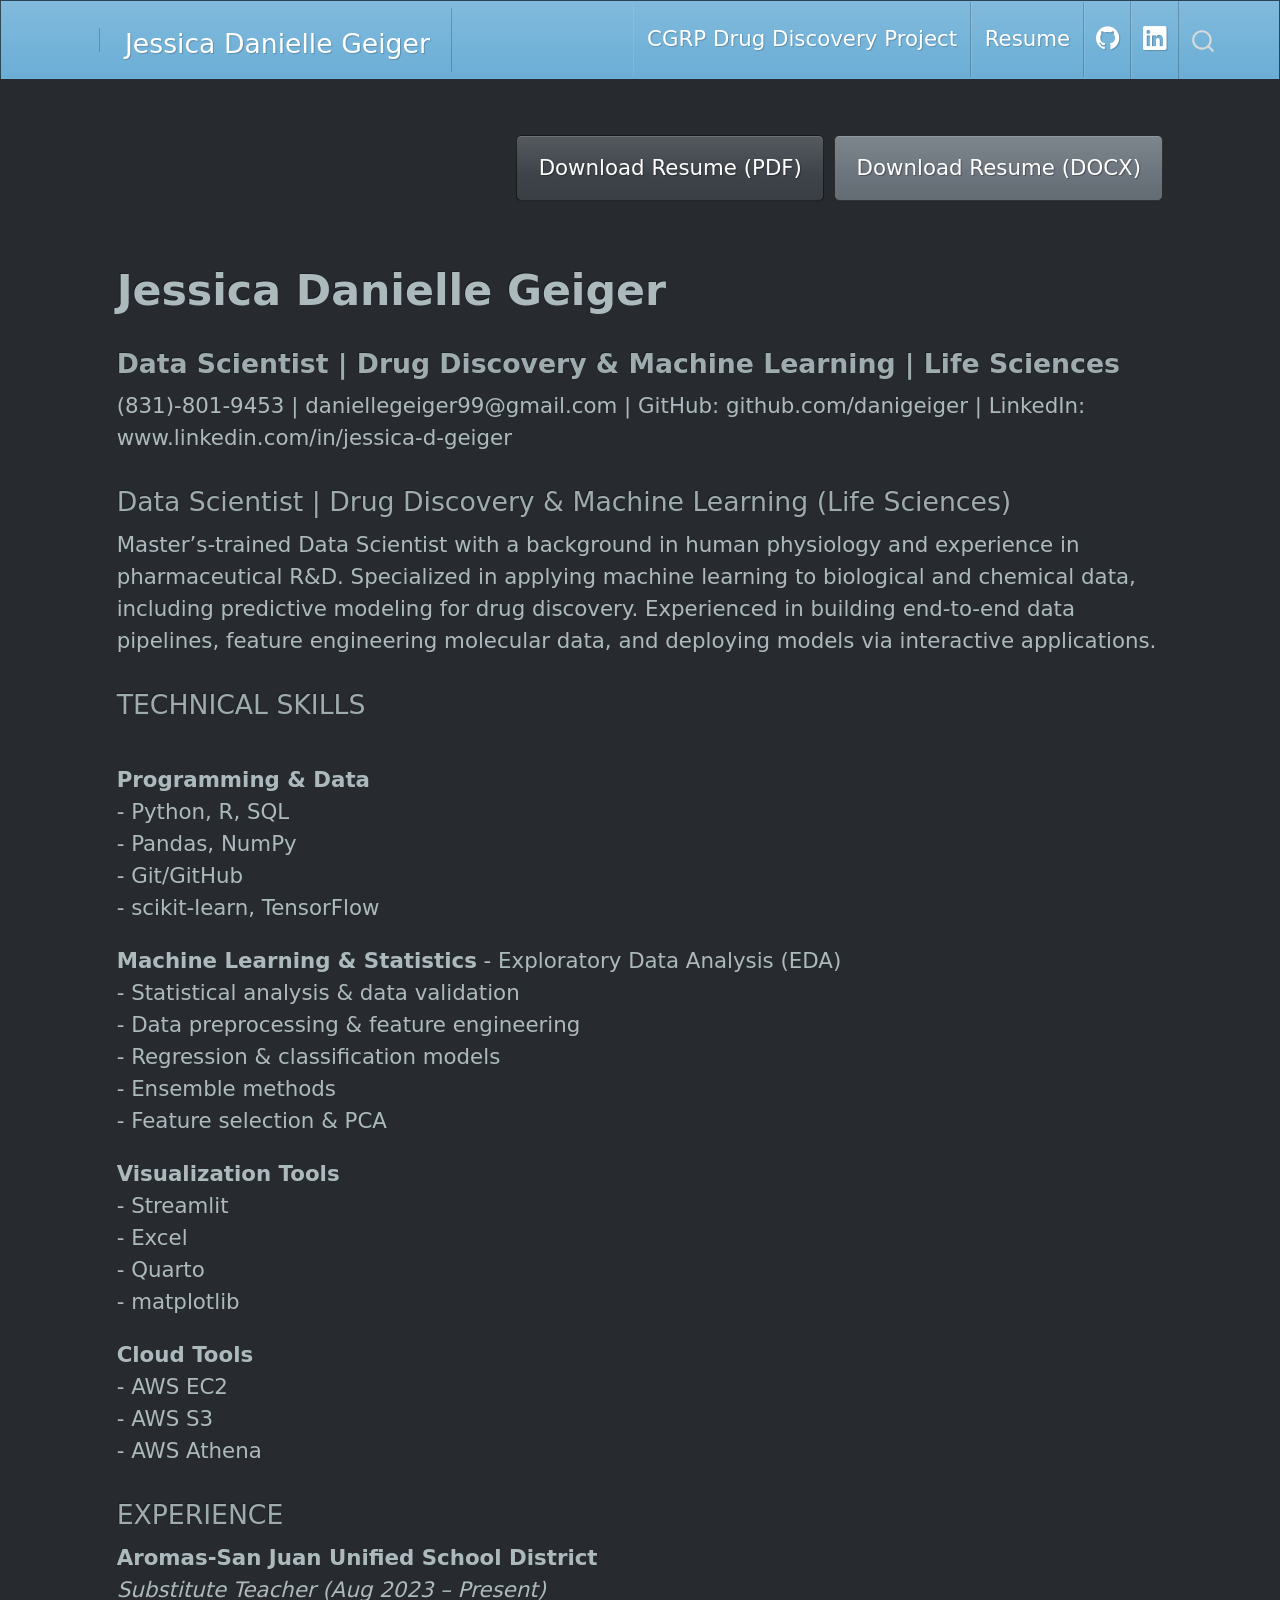
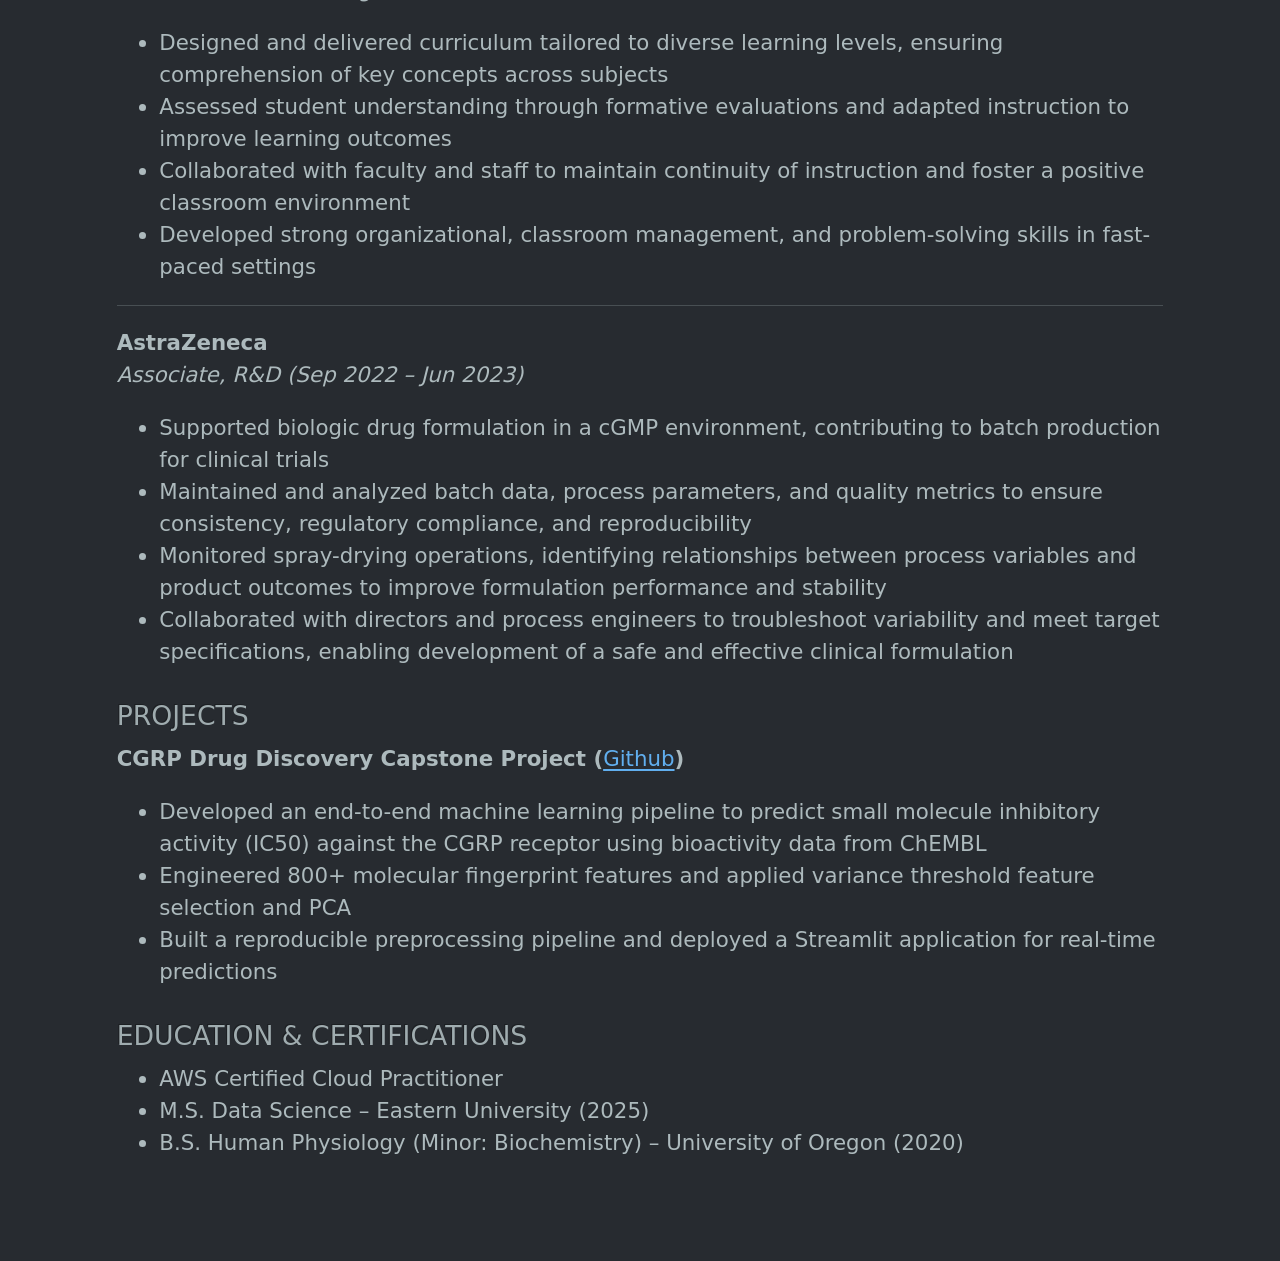
<file: resume.html>
<!DOCTYPE html>
<html xmlns="http://www.w3.org/1999/xhtml" lang="en" xml:lang="en"><head>

<meta charset="utf-8">
<meta name="generator" content="quarto-1.8.24">

<meta name="viewport" content="width=device-width, initial-scale=1.0, user-scalable=yes">


<title>resume – Jessica Danielle Geiger</title>
<style>
code{white-space: pre-wrap;}
span.smallcaps{font-variant: small-caps;}
div.columns{display: flex; gap: min(4vw, 1.5em);}
div.column{flex: auto; overflow-x: auto;}
div.hanging-indent{margin-left: 1.5em; text-indent: -1.5em;}
ul.task-list{list-style: none;}
ul.task-list li input[type="checkbox"] {
  width: 0.8em;
  margin: 0 0.8em 0.2em -1em; /* quarto-specific, see https://github.com/quarto-dev/quarto-cli/issues/4556 */ 
  vertical-align: middle;
}
</style>


<script src="site_libs/quarto-nav/quarto-nav.js"></script>
<script src="site_libs/quarto-nav/headroom.min.js"></script>
<script src="site_libs/clipboard/clipboard.min.js"></script>
<script src="site_libs/quarto-search/autocomplete.umd.js"></script>
<script src="site_libs/quarto-search/fuse.min.js"></script>
<script src="site_libs/quarto-search/quarto-search.js"></script>
<meta name="quarto:offset" content="./">
<link href="./static/images/favicon.ico" rel="icon">
<script src="site_libs/quarto-html/quarto.js" type="module"></script>
<script src="site_libs/quarto-html/tabsets/tabsets.js" type="module"></script>
<script src="site_libs/quarto-html/axe/axe-check.js" type="module"></script>
<script src="site_libs/quarto-html/popper.min.js"></script>
<script src="site_libs/quarto-html/tippy.umd.min.js"></script>
<script src="site_libs/quarto-html/anchor.min.js"></script>
<link href="site_libs/quarto-html/tippy.css" rel="stylesheet">
<link href="site_libs/quarto-html/quarto-syntax-highlighting-dark-b651517ce65839d647a86e2780455cfb.css" rel="stylesheet" id="quarto-text-highlighting-styles">
<script src="site_libs/bootstrap/bootstrap.min.js"></script>
<link href="site_libs/bootstrap/bootstrap-icons.css" rel="stylesheet">
<link href="site_libs/bootstrap/bootstrap-a2343fbde96896405d8bb853b5bba9a9.min.css" rel="stylesheet" append-hash="true" id="quarto-bootstrap" data-mode="dark">
<script id="quarto-search-options" type="application/json">{
  "location": "navbar",
  "copy-button": false,
  "collapse-after": 3,
  "panel-placement": "end",
  "type": "overlay",
  "limit": 50,
  "keyboard-shortcut": [
    "f",
    "/",
    "s"
  ],
  "show-item-context": false,
  "language": {
    "search-no-results-text": "No results",
    "search-matching-documents-text": "matching documents",
    "search-copy-link-title": "Copy link to search",
    "search-hide-matches-text": "Hide additional matches",
    "search-more-match-text": "more match in this document",
    "search-more-matches-text": "more matches in this document",
    "search-clear-button-title": "Clear",
    "search-text-placeholder": "",
    "search-detached-cancel-button-title": "Cancel",
    "search-submit-button-title": "Submit",
    "search-label": "Search"
  }
}</script>


</head>

<body class="nav-fixed fullcontent quarto-light">

<div id="quarto-search-results"></div>
  <header id="quarto-header" class="headroom fixed-top">
    <nav class="navbar navbar-expand-lg " data-bs-theme="dark">
      <div class="navbar-container container-fluid">
      <div class="navbar-brand-container mx-auto">
    <a href="./index.html" class="navbar-brand navbar-brand-logo">
    </a>
    <a class="navbar-brand" href="./index.html">
    <span class="navbar-title">Jessica Danielle Geiger</span>
    </a>
  </div>
            <div id="quarto-search" class="" title="Search"></div>
          <button class="navbar-toggler" type="button" data-bs-toggle="collapse" data-bs-target="#navbarCollapse" aria-controls="navbarCollapse" role="menu" aria-expanded="false" aria-label="Toggle navigation" onclick="if (window.quartoToggleHeadroom) { window.quartoToggleHeadroom(); }">
  <span class="navbar-toggler-icon"></span>
</button>
          <div class="collapse navbar-collapse" id="navbarCollapse">
            <ul class="navbar-nav navbar-nav-scroll ms-auto">
  <li class="nav-item">
    <a class="nav-link" href="./cgrp_project.html"> 
<span class="menu-text">CGRP Drug Discovery Project</span></a>
  </li>  
  <li class="nav-item">
    <a class="nav-link active" href="./resume.html" aria-current="page"> 
<span class="menu-text">Resume</span></a>
  </li>  
  <li class="nav-item compact">
    <a class="nav-link" href="https://github.com/danigeiger"> <i class="bi bi-github" role="img">
</i> 
<span class="menu-text"></span></a>
  </li>  
  <li class="nav-item compact">
    <a class="nav-link" href="https://www.linkedin.com/in/jessica-d-geiger"> <i class="bi bi-linkedin" role="img">
</i> 
<span class="menu-text"></span></a>
  </li>  
</ul>
          </div> <!-- /navcollapse -->
            <div class="quarto-navbar-tools">
</div>
      </div> <!-- /container-fluid -->
    </nav>
</header>
<!-- content -->
<div id="quarto-content" class="quarto-container page-columns page-rows-contents page-layout-article page-navbar">
<!-- sidebar -->
<!-- margin-sidebar -->
    
<!-- main -->
<main class="content" id="quarto-document-content"><header id="title-block-header" class="quarto-title-block"></header>




<div style="display: flex; justify-content: flex-end; gap: 10px;">
<p><a href="./static/resume/resume.pdf" class="btn btn-primary">Download Resume (PDF)</a></p>
<p><a href="./static/resume/resume.docx" class="btn btn-secondary">Download Resume (DOCX)</a></p>
</div>
<section id="jessica-danielle-geiger" class="level1">
<h1>Jessica Danielle Geiger</h1>
<section id="data-scientist-drug-discovery-machine-learning-life-sciences" class="level4">
<h4 class="anchored" data-anchor-id="data-scientist-drug-discovery-machine-learning-life-sciences"><strong>Data Scientist | Drug Discovery &amp; Machine Learning | Life Sciences</strong></h4>
<p>(831)-801-9453 | daniellegeiger99@gmail.com | GitHub: github.com/danigeiger | LinkedIn: www.linkedin.com/in/jessica-d-geiger</p>
</section>
<section id="data-scientist-drug-discovery-machine-learning-life-sciences-1" class="level4">
<h4 class="anchored" data-anchor-id="data-scientist-drug-discovery-machine-learning-life-sciences-1">Data Scientist | Drug Discovery &amp; Machine Learning (Life Sciences)</h4>
<p>Master’s-trained Data Scientist with a background in human physiology and experience in pharmaceutical R&amp;D. Specialized in applying machine learning to biological and chemical data, including predictive modeling for drug discovery. Experienced in building end-to-end data pipelines, feature engineering molecular data, and deploying models via interactive applications.</p>
</section>
<section id="technical-skills" class="level4">
<h4 class="anchored" data-anchor-id="technical-skills">TECHNICAL SKILLS</h4>
</section>
</section>
<section id="section" class="level1">
<h1></h1>
<p><strong>Programming &amp; Data</strong><br>
- Python, R, SQL<br>
- Pandas, NumPy<br>
- Git/GitHub<br>
- scikit-learn, TensorFlow</p>
<p><strong>Machine Learning &amp; Statistics</strong> - Exploratory Data Analysis (EDA)<br>
- Statistical analysis &amp; data validation<br>
- Data preprocessing &amp; feature engineering<br>
- Regression &amp; classification models<br>
- Ensemble methods<br>
- Feature selection &amp; PCA</p>
<p><strong>Visualization Tools</strong><br>
- Streamlit<br>
- Excel<br>
- Quarto<br>
- matplotlib</p>
<p><strong>Cloud Tools</strong><br>
- AWS EC2<br>
- AWS S3<br>
- AWS Athena</p>
<section id="experience" class="level4">
<h4 class="anchored" data-anchor-id="experience">EXPERIENCE</h4>
<p><strong>Aromas-San Juan Unified School District</strong><br>
<em>Substitute Teacher (Aug 2023 – Present)</em></p>
<ul>
<li>Designed and delivered curriculum tailored to diverse learning levels, ensuring comprehension of key concepts across subjects<br>
</li>
<li>Assessed student understanding through formative evaluations and adapted instruction to improve learning outcomes<br>
</li>
<li>Collaborated with faculty and staff to maintain continuity of instruction and foster a positive classroom environment<br>
</li>
<li>Developed strong organizational, classroom management, and problem-solving skills in fast-paced settings</li>
</ul>
<hr>
<p><strong>AstraZeneca</strong><br>
<em>Associate, R&amp;D (Sep 2022 – Jun 2023)</em></p>
<ul>
<li>Supported biologic drug formulation in a cGMP environment, contributing to batch production for clinical trials<br>
</li>
<li>Maintained and analyzed batch data, process parameters, and quality metrics to ensure consistency, regulatory compliance, and reproducibility<br>
</li>
<li>Monitored spray-drying operations, identifying relationships between process variables and product outcomes to improve formulation performance and stability<br>
</li>
<li>Collaborated with directors and process engineers to troubleshoot variability and meet target specifications, enabling development of a safe and effective clinical formulation</li>
</ul>
</section>
<section id="projects" class="level4">
<h4 class="anchored" data-anchor-id="projects">PROJECTS</h4>
<p><strong>CGRP Drug Discovery Capstone Project (<a href="https://github.com/danigeiger/CGRP_project">Github</a>)</strong></p>
<ul>
<li>Developed an end-to-end machine learning pipeline to predict small molecule inhibitory activity (IC50) against the CGRP receptor using bioactivity data from ChEMBL<br>
</li>
<li>Engineered 800+ molecular fingerprint features and applied variance threshold feature selection and PCA<br>
</li>
<li>Built a reproducible preprocessing pipeline and deployed a Streamlit application for real-time predictions</li>
</ul>
</section>
<section id="education-certifications" class="level4">
<h4 class="anchored" data-anchor-id="education-certifications">EDUCATION &amp; CERTIFICATIONS</h4>
<ul>
<li>AWS Certified Cloud Practitioner<br>
</li>
<li>M.S. Data Science – Eastern University (2025)<br>
</li>
<li>B.S. Human Physiology (Minor: Biochemistry) – University of Oregon (2020)</li>
</ul>


</section>
</section>

</main> <!-- /main -->
<script id="quarto-html-after-body" type="application/javascript">
  window.document.addEventListener("DOMContentLoaded", function (event) {
    const icon = "";
    const anchorJS = new window.AnchorJS();
    anchorJS.options = {
      placement: 'right',
      icon: icon
    };
    anchorJS.add('.anchored');
    const isCodeAnnotation = (el) => {
      for (const clz of el.classList) {
        if (clz.startsWith('code-annotation-')) {                     
          return true;
        }
      }
      return false;
    }
    const onCopySuccess = function(e) {
      // button target
      const button = e.trigger;
      // don't keep focus
      button.blur();
      // flash "checked"
      button.classList.add('code-copy-button-checked');
      var currentTitle = button.getAttribute("title");
      button.setAttribute("title", "Copied!");
      let tooltip;
      if (window.bootstrap) {
        button.setAttribute("data-bs-toggle", "tooltip");
        button.setAttribute("data-bs-placement", "left");
        button.setAttribute("data-bs-title", "Copied!");
        tooltip = new bootstrap.Tooltip(button, 
          { trigger: "manual", 
            customClass: "code-copy-button-tooltip",
            offset: [0, -8]});
        tooltip.show();    
      }
      setTimeout(function() {
        if (tooltip) {
          tooltip.hide();
          button.removeAttribute("data-bs-title");
          button.removeAttribute("data-bs-toggle");
          button.removeAttribute("data-bs-placement");
        }
        button.setAttribute("title", currentTitle);
        button.classList.remove('code-copy-button-checked');
      }, 1000);
      // clear code selection
      e.clearSelection();
    }
    const getTextToCopy = function(trigger) {
      const outerScaffold = trigger.parentElement.cloneNode(true);
      const codeEl = outerScaffold.querySelector('code');
      for (const childEl of codeEl.children) {
        if (isCodeAnnotation(childEl)) {
          childEl.remove();
        }
      }
      return codeEl.innerText;
    }
    const clipboard = new window.ClipboardJS('.code-copy-button:not([data-in-quarto-modal])', {
      text: getTextToCopy
    });
    clipboard.on('success', onCopySuccess);
    if (window.document.getElementById('quarto-embedded-source-code-modal')) {
      const clipboardModal = new window.ClipboardJS('.code-copy-button[data-in-quarto-modal]', {
        text: getTextToCopy,
        container: window.document.getElementById('quarto-embedded-source-code-modal')
      });
      clipboardModal.on('success', onCopySuccess);
    }
      var localhostRegex = new RegExp(/^(?:http|https):\/\/localhost\:?[0-9]*\//);
      var mailtoRegex = new RegExp(/^mailto:/);
        var filterRegex = new RegExp("https:\/\/danigeiger\.github\.io");
      var isInternal = (href) => {
          return filterRegex.test(href) || localhostRegex.test(href) || mailtoRegex.test(href);
      }
      // Inspect non-navigation links and adorn them if external
     var links = window.document.querySelectorAll('a[href]:not(.nav-link):not(.navbar-brand):not(.toc-action):not(.sidebar-link):not(.sidebar-item-toggle):not(.pagination-link):not(.no-external):not([aria-hidden]):not(.dropdown-item):not(.quarto-navigation-tool):not(.about-link)');
      for (var i=0; i<links.length; i++) {
        const link = links[i];
        if (!isInternal(link.href)) {
          // undo the damage that might have been done by quarto-nav.js in the case of
          // links that we want to consider external
          if (link.dataset.originalHref !== undefined) {
            link.href = link.dataset.originalHref;
          }
        }
      }
    function tippyHover(el, contentFn, onTriggerFn, onUntriggerFn) {
      const config = {
        allowHTML: true,
        maxWidth: 500,
        delay: 100,
        arrow: false,
        appendTo: function(el) {
            return el.parentElement;
        },
        interactive: true,
        interactiveBorder: 10,
        theme: 'quarto',
        placement: 'bottom-start',
      };
      if (contentFn) {
        config.content = contentFn;
      }
      if (onTriggerFn) {
        config.onTrigger = onTriggerFn;
      }
      if (onUntriggerFn) {
        config.onUntrigger = onUntriggerFn;
      }
      window.tippy(el, config); 
    }
    const noterefs = window.document.querySelectorAll('a[role="doc-noteref"]');
    for (var i=0; i<noterefs.length; i++) {
      const ref = noterefs[i];
      tippyHover(ref, function() {
        // use id or data attribute instead here
        let href = ref.getAttribute('data-footnote-href') || ref.getAttribute('href');
        try { href = new URL(href).hash; } catch {}
        const id = href.replace(/^#\/?/, "");
        const note = window.document.getElementById(id);
        if (note) {
          return note.innerHTML;
        } else {
          return "";
        }
      });
    }
    const xrefs = window.document.querySelectorAll('a.quarto-xref');
    const processXRef = (id, note) => {
      // Strip column container classes
      const stripColumnClz = (el) => {
        el.classList.remove("page-full", "page-columns");
        if (el.children) {
          for (const child of el.children) {
            stripColumnClz(child);
          }
        }
      }
      stripColumnClz(note)
      if (id === null || id.startsWith('sec-')) {
        // Special case sections, only their first couple elements
        const container = document.createElement("div");
        if (note.children && note.children.length > 2) {
          container.appendChild(note.children[0].cloneNode(true));
          for (let i = 1; i < note.children.length; i++) {
            const child = note.children[i];
            if (child.tagName === "P" && child.innerText === "") {
              continue;
            } else {
              container.appendChild(child.cloneNode(true));
              break;
            }
          }
          if (window.Quarto?.typesetMath) {
            window.Quarto.typesetMath(container);
          }
          return container.innerHTML
        } else {
          if (window.Quarto?.typesetMath) {
            window.Quarto.typesetMath(note);
          }
          return note.innerHTML;
        }
      } else {
        // Remove any anchor links if they are present
        const anchorLink = note.querySelector('a.anchorjs-link');
        if (anchorLink) {
          anchorLink.remove();
        }
        if (window.Quarto?.typesetMath) {
          window.Quarto.typesetMath(note);
        }
        if (note.classList.contains("callout")) {
          return note.outerHTML;
        } else {
          return note.innerHTML;
        }
      }
    }
    for (var i=0; i<xrefs.length; i++) {
      const xref = xrefs[i];
      tippyHover(xref, undefined, function(instance) {
        instance.disable();
        let url = xref.getAttribute('href');
        let hash = undefined; 
        if (url.startsWith('#')) {
          hash = url;
        } else {
          try { hash = new URL(url).hash; } catch {}
        }
        if (hash) {
          const id = hash.replace(/^#\/?/, "");
          const note = window.document.getElementById(id);
          if (note !== null) {
            try {
              const html = processXRef(id, note.cloneNode(true));
              instance.setContent(html);
            } finally {
              instance.enable();
              instance.show();
            }
          } else {
            // See if we can fetch this
            fetch(url.split('#')[0])
            .then(res => res.text())
            .then(html => {
              const parser = new DOMParser();
              const htmlDoc = parser.parseFromString(html, "text/html");
              const note = htmlDoc.getElementById(id);
              if (note !== null) {
                const html = processXRef(id, note);
                instance.setContent(html);
              } 
            }).finally(() => {
              instance.enable();
              instance.show();
            });
          }
        } else {
          // See if we can fetch a full url (with no hash to target)
          // This is a special case and we should probably do some content thinning / targeting
          fetch(url)
          .then(res => res.text())
          .then(html => {
            const parser = new DOMParser();
            const htmlDoc = parser.parseFromString(html, "text/html");
            const note = htmlDoc.querySelector('main.content');
            if (note !== null) {
              // This should only happen for chapter cross references
              // (since there is no id in the URL)
              // remove the first header
              if (note.children.length > 0 && note.children[0].tagName === "HEADER") {
                note.children[0].remove();
              }
              const html = processXRef(null, note);
              instance.setContent(html);
            } 
          }).finally(() => {
            instance.enable();
            instance.show();
          });
        }
      }, function(instance) {
      });
    }
        let selectedAnnoteEl;
        const selectorForAnnotation = ( cell, annotation) => {
          let cellAttr = 'data-code-cell="' + cell + '"';
          let lineAttr = 'data-code-annotation="' +  annotation + '"';
          const selector = 'span[' + cellAttr + '][' + lineAttr + ']';
          return selector;
        }
        const selectCodeLines = (annoteEl) => {
          const doc = window.document;
          const targetCell = annoteEl.getAttribute("data-target-cell");
          const targetAnnotation = annoteEl.getAttribute("data-target-annotation");
          const annoteSpan = window.document.querySelector(selectorForAnnotation(targetCell, targetAnnotation));
          const lines = annoteSpan.getAttribute("data-code-lines").split(",");
          const lineIds = lines.map((line) => {
            return targetCell + "-" + line;
          })
          let top = null;
          let height = null;
          let parent = null;
          if (lineIds.length > 0) {
              //compute the position of the single el (top and bottom and make a div)
              const el = window.document.getElementById(lineIds[0]);
              top = el.offsetTop;
              height = el.offsetHeight;
              parent = el.parentElement.parentElement;
            if (lineIds.length > 1) {
              const lastEl = window.document.getElementById(lineIds[lineIds.length - 1]);
              const bottom = lastEl.offsetTop + lastEl.offsetHeight;
              height = bottom - top;
            }
            if (top !== null && height !== null && parent !== null) {
              // cook up a div (if necessary) and position it 
              let div = window.document.getElementById("code-annotation-line-highlight");
              if (div === null) {
                div = window.document.createElement("div");
                div.setAttribute("id", "code-annotation-line-highlight");
                div.style.position = 'absolute';
                parent.appendChild(div);
              }
              div.style.top = top - 2 + "px";
              div.style.height = height + 4 + "px";
              div.style.left = 0;
              let gutterDiv = window.document.getElementById("code-annotation-line-highlight-gutter");
              if (gutterDiv === null) {
                gutterDiv = window.document.createElement("div");
                gutterDiv.setAttribute("id", "code-annotation-line-highlight-gutter");
                gutterDiv.style.position = 'absolute';
                const codeCell = window.document.getElementById(targetCell);
                const gutter = codeCell.querySelector('.code-annotation-gutter');
                gutter.appendChild(gutterDiv);
              }
              gutterDiv.style.top = top - 2 + "px";
              gutterDiv.style.height = height + 4 + "px";
            }
            selectedAnnoteEl = annoteEl;
          }
        };
        const unselectCodeLines = () => {
          const elementsIds = ["code-annotation-line-highlight", "code-annotation-line-highlight-gutter"];
          elementsIds.forEach((elId) => {
            const div = window.document.getElementById(elId);
            if (div) {
              div.remove();
            }
          });
          selectedAnnoteEl = undefined;
        };
          // Handle positioning of the toggle
      window.addEventListener(
        "resize",
        throttle(() => {
          elRect = undefined;
          if (selectedAnnoteEl) {
            selectCodeLines(selectedAnnoteEl);
          }
        }, 10)
      );
      function throttle(fn, ms) {
      let throttle = false;
      let timer;
        return (...args) => {
          if(!throttle) { // first call gets through
              fn.apply(this, args);
              throttle = true;
          } else { // all the others get throttled
              if(timer) clearTimeout(timer); // cancel #2
              timer = setTimeout(() => {
                fn.apply(this, args);
                timer = throttle = false;
              }, ms);
          }
        };
      }
        // Attach click handler to the DT
        const annoteDls = window.document.querySelectorAll('dt[data-target-cell]');
        for (const annoteDlNode of annoteDls) {
          annoteDlNode.addEventListener('click', (event) => {
            const clickedEl = event.target;
            if (clickedEl !== selectedAnnoteEl) {
              unselectCodeLines();
              const activeEl = window.document.querySelector('dt[data-target-cell].code-annotation-active');
              if (activeEl) {
                activeEl.classList.remove('code-annotation-active');
              }
              selectCodeLines(clickedEl);
              clickedEl.classList.add('code-annotation-active');
            } else {
              // Unselect the line
              unselectCodeLines();
              clickedEl.classList.remove('code-annotation-active');
            }
          });
        }
    const findCites = (el) => {
      const parentEl = el.parentElement;
      if (parentEl) {
        const cites = parentEl.dataset.cites;
        if (cites) {
          return {
            el,
            cites: cites.split(' ')
          };
        } else {
          return findCites(el.parentElement)
        }
      } else {
        return undefined;
      }
    };
    var bibliorefs = window.document.querySelectorAll('a[role="doc-biblioref"]');
    for (var i=0; i<bibliorefs.length; i++) {
      const ref = bibliorefs[i];
      const citeInfo = findCites(ref);
      if (citeInfo) {
        tippyHover(citeInfo.el, function() {
          var popup = window.document.createElement('div');
          citeInfo.cites.forEach(function(cite) {
            var citeDiv = window.document.createElement('div');
            citeDiv.classList.add('hanging-indent');
            citeDiv.classList.add('csl-entry');
            var biblioDiv = window.document.getElementById('ref-' + cite);
            if (biblioDiv) {
              citeDiv.innerHTML = biblioDiv.innerHTML;
            }
            popup.appendChild(citeDiv);
          });
          return popup.innerHTML;
        });
      }
    }
  });
  </script>
</div> <!-- /content -->




</body></html>
</file>
<file: site_libs/quarto-html/tippy.css>
.tippy-box[data-animation=fade][data-state=hidden]{opacity:0}[data-tippy-root]{max-width:calc(100vw - 10px)}.tippy-box{position:relative;background-color:#333;color:#fff;border-radius:4px;font-size:14px;line-height:1.4;white-space:normal;outline:0;transition-property:transform,visibility,opacity}.tippy-box[data-placement^=top]>.tippy-arrow{bottom:0}.tippy-box[data-placement^=top]>.tippy-arrow:before{bottom:-7px;left:0;border-width:8px 8px 0;border-top-color:initial;transform-origin:center top}.tippy-box[data-placement^=bottom]>.tippy-arrow{top:0}.tippy-box[data-placement^=bottom]>.tippy-arrow:before{top:-7px;left:0;border-width:0 8px 8px;border-bottom-color:initial;transform-origin:center bottom}.tippy-box[data-placement^=left]>.tippy-arrow{right:0}.tippy-box[data-placement^=left]>.tippy-arrow:before{border-width:8px 0 8px 8px;border-left-color:initial;right:-7px;transform-origin:center left}.tippy-box[data-placement^=right]>.tippy-arrow{left:0}.tippy-box[data-placement^=right]>.tippy-arrow:before{left:-7px;border-width:8px 8px 8px 0;border-right-color:initial;transform-origin:center right}.tippy-box[data-inertia][data-state=visible]{transition-timing-function:cubic-bezier(.54,1.5,.38,1.11)}.tippy-arrow{width:16px;height:16px;color:#333}.tippy-arrow:before{content:"";position:absolute;border-color:transparent;border-style:solid}.tippy-content{position:relative;padding:5px 9px;z-index:1}
</file>
<file: site_libs/quarto-html/quarto-syntax-highlighting-dark-b651517ce65839d647a86e2780455cfb.css>
/* quarto syntax highlight colors */
:root {
  --quarto-hl-al-color: #f07178;
  --quarto-hl-an-color: #d4d0ab;
  --quarto-hl-at-color: #00e0e0;
  --quarto-hl-bn-color: #d4d0ab;
  --quarto-hl-bu-color: #abe338;
  --quarto-hl-ch-color: #abe338;
  --quarto-hl-co-color: #f8f8f2;
  --quarto-hl-cv-color: #ffd700;
  --quarto-hl-cn-color: #ffd700;
  --quarto-hl-cf-color: #ffa07a;
  --quarto-hl-dt-color: #ffa07a;
  --quarto-hl-dv-color: #d4d0ab;
  --quarto-hl-do-color: #f8f8f2;
  --quarto-hl-er-color: #f07178;
  --quarto-hl-ex-color: #00e0e0;
  --quarto-hl-fl-color: #d4d0ab;
  --quarto-hl-fu-color: #ffa07a;
  --quarto-hl-im-color: #abe338;
  --quarto-hl-in-color: #d4d0ab;
  --quarto-hl-kw-color: #ffa07a;
  --quarto-hl-op-color: #ffa07a;
  --quarto-hl-ot-color: #00e0e0;
  --quarto-hl-pp-color: #dcc6e0;
  --quarto-hl-re-color: #00e0e0;
  --quarto-hl-sc-color: #abe338;
  --quarto-hl-ss-color: #abe338;
  --quarto-hl-st-color: #abe338;
  --quarto-hl-va-color: #00e0e0;
  --quarto-hl-vs-color: #abe338;
  --quarto-hl-wa-color: #dcc6e0;
}

/* other quarto variables */
:root {
  --quarto-font-monospace: SFMono-Regular, Menlo, Monaco, Consolas, "Liberation Mono", "Courier New", monospace;
}

/* syntax highlight based on Pandoc's rules */
pre > code.sourceCode > span {
  color: #f8f8f2;
}

code.sourceCode > span {
  color: #f8f8f2;
}

div.sourceCode,
div.sourceCode pre.sourceCode {
  color: #f8f8f2;
}

/* Normal */
code span {
  color: #f8f8f2;
}

/* Alert */
code span.al {
  color: #f07178;
}

/* Annotation */
code span.an {
  color: #d4d0ab;
}

/* Attribute */
code span.at {
  color: #00e0e0;
}

/* BaseN */
code span.bn {
  color: #d4d0ab;
}

/* BuiltIn */
code span.bu {
  color: #abe338;
}

/* ControlFlow */
code span.cf {
  font-weight: bold;
  color: #ffa07a;
}

/* Char */
code span.ch {
  color: #abe338;
}

/* Constant */
code span.cn {
  color: #ffd700;
}

/* Comment */
code span.co {
  font-style: italic;
  color: #f8f8f2;
}

/* CommentVar */
code span.cv {
  color: #ffd700;
}

/* Documentation */
code span.do {
  color: #f8f8f2;
}

/* DataType */
code span.dt {
  color: #ffa07a;
}

/* DecVal */
code span.dv {
  color: #d4d0ab;
}

/* Error */
code span.er {
  color: #f07178;
  text-decoration: underline;
}

/* Extension */
code span.ex {
  font-weight: bold;
  color: #00e0e0;
}

/* Float */
code span.fl {
  color: #d4d0ab;
}

/* Function */
code span.fu {
  color: #ffa07a;
}

/* Import */
code span.im {
  color: #abe338;
}

/* Information */
code span.in {
  color: #d4d0ab;
}

/* Keyword */
code span.kw {
  font-weight: bold;
  color: #ffa07a;
}

/* Operator */
code span.op {
  color: #ffa07a;
}

/* Other */
code span.ot {
  color: #00e0e0;
}

/* Preprocessor */
code span.pp {
  color: #dcc6e0;
}

/* RegionMarker */
code span.re {
  background-color: #f8f8f2;
  color: #00e0e0;
}

/* SpecialChar */
code span.sc {
  color: #abe338;
}

/* SpecialString */
code span.ss {
  color: #abe338;
}

/* String */
code span.st {
  color: #abe338;
}

/* Variable */
code span.va {
  color: #00e0e0;
}

/* VerbatimString */
code span.vs {
  color: #abe338;
}

/* Warning */
code span.wa {
  color: #dcc6e0;
}

.prevent-inlining {
  content: "</";
}

/*# sourceMappingURL=7d52425e2e4906fd318f8314235819b3.css.map */
</file>
